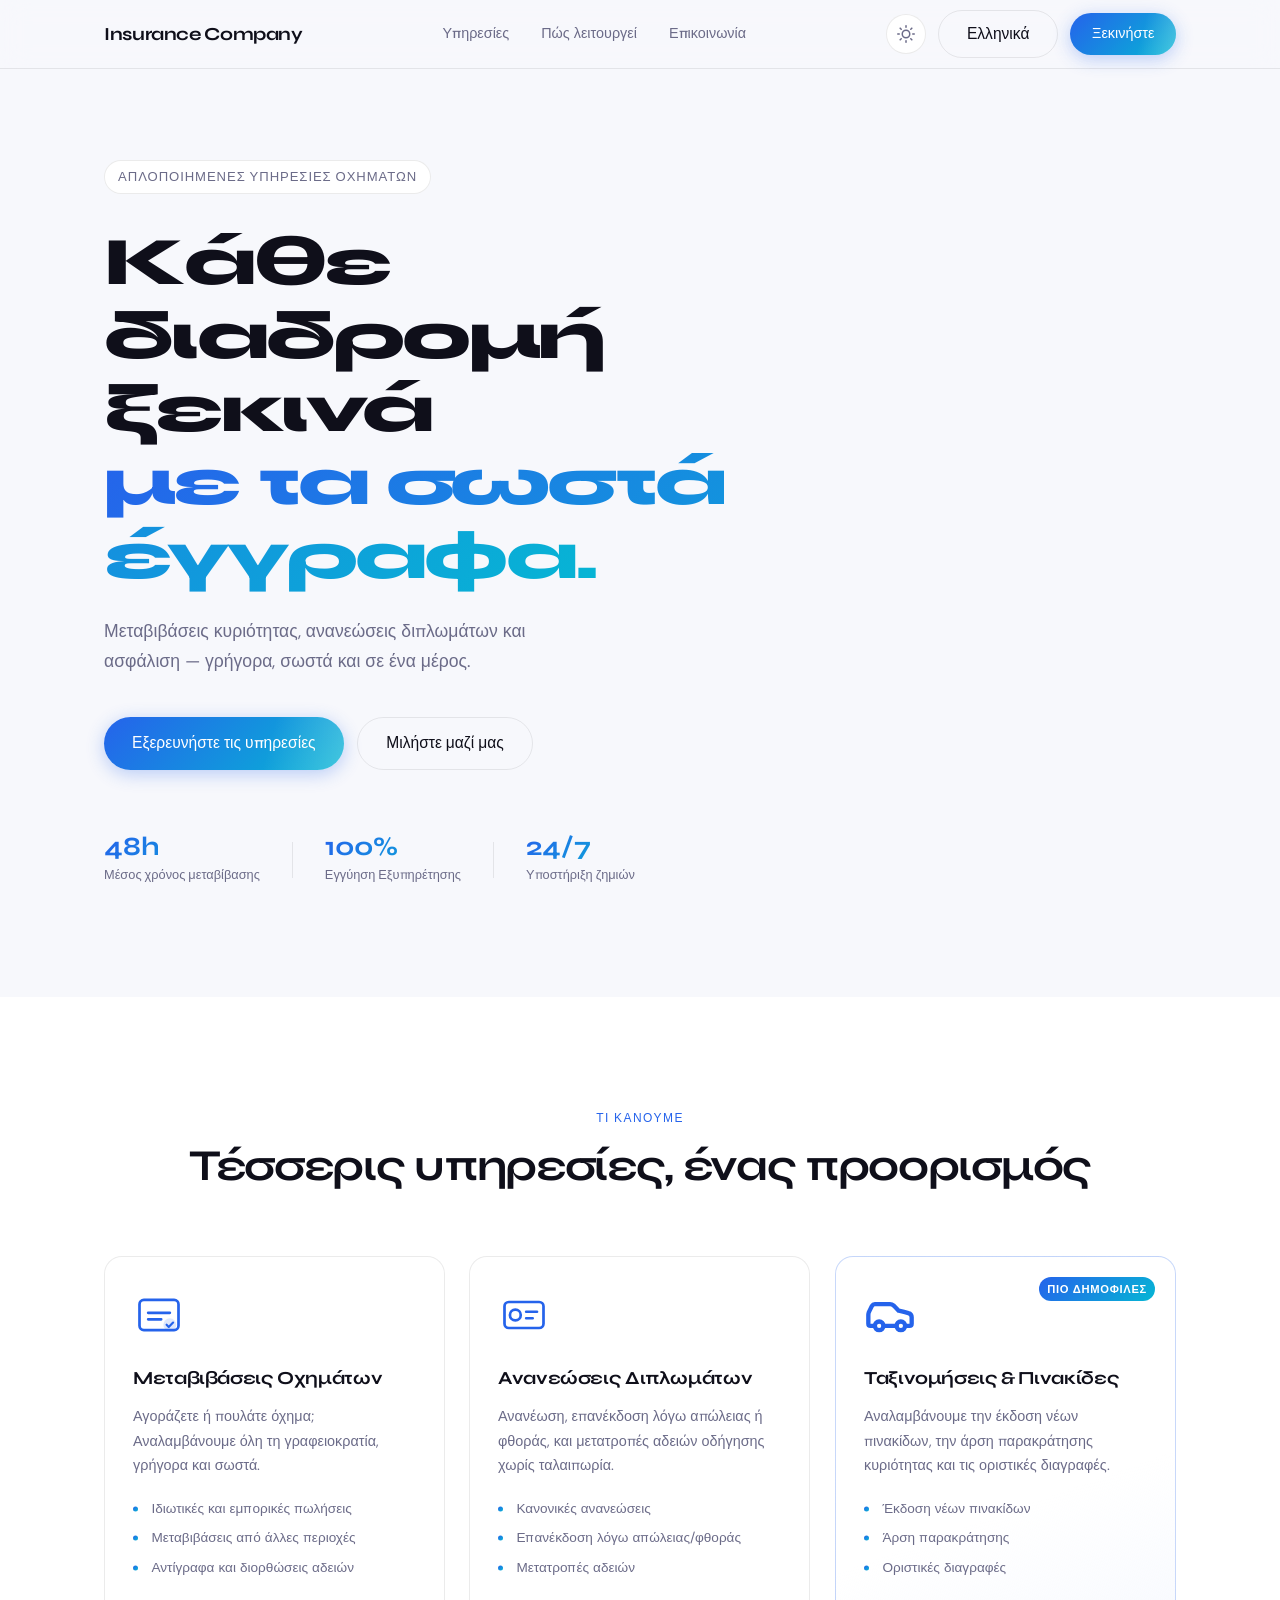
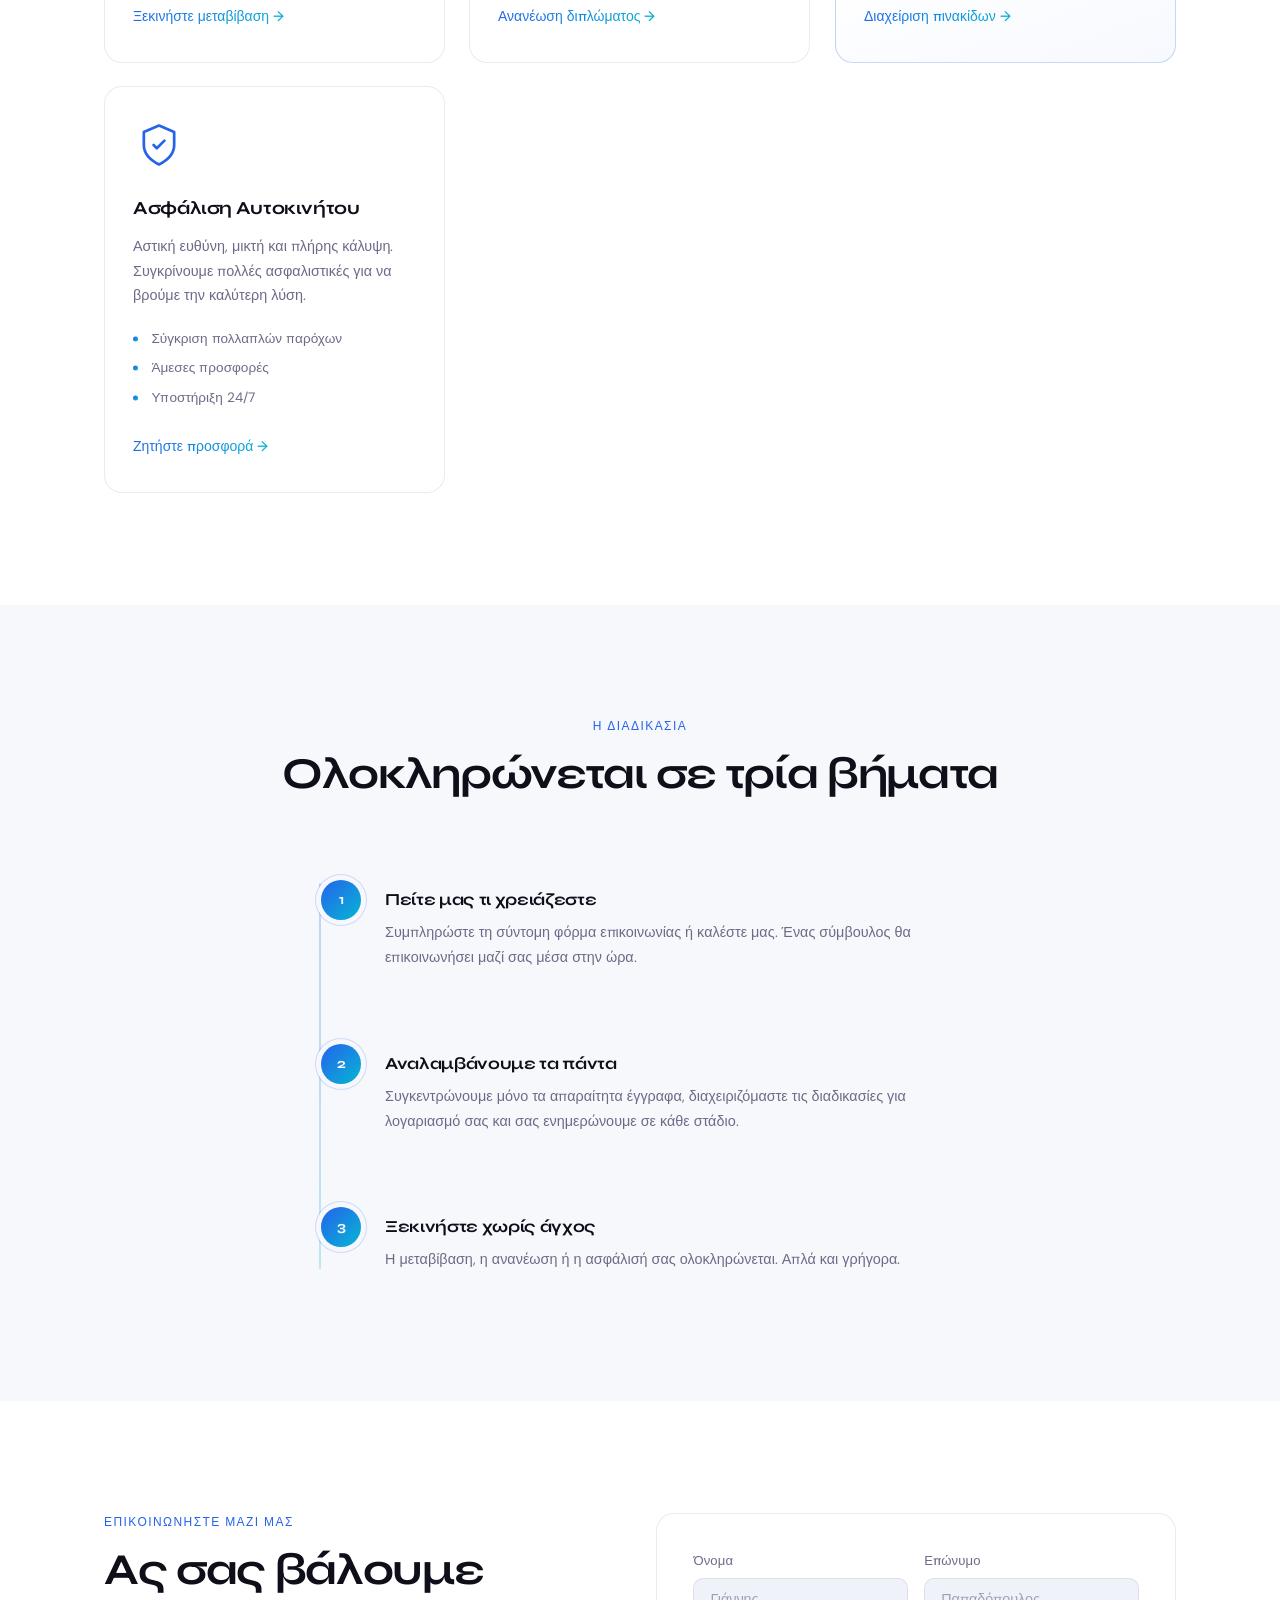
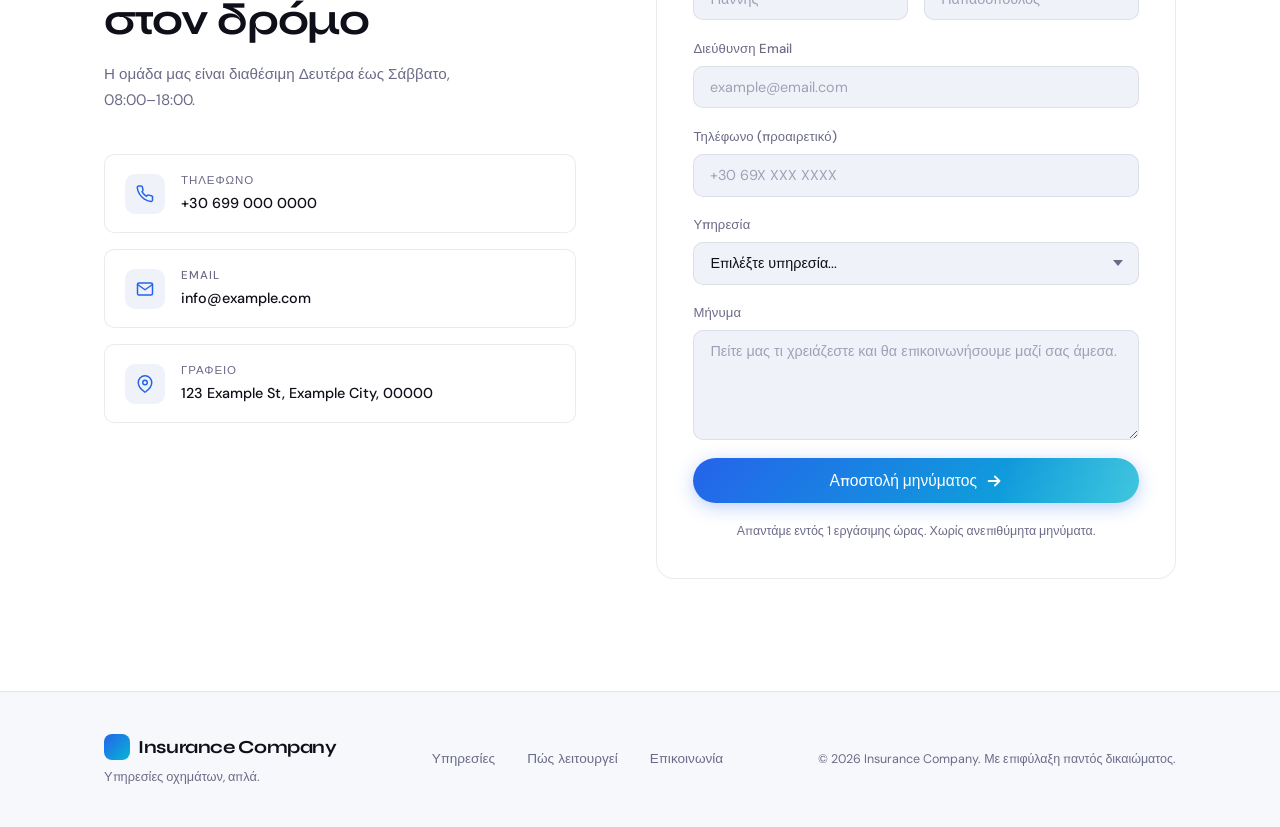
<file: index.html>
<!DOCTYPE html>
<html lang="el" data-theme="light">
<head>
  <meta charset="UTF-8" />
  <meta name="viewport" content="width=device-width, initial-scale=1.0" />
  <title>Insurance Company — Vehicle Services, Made Simple</title>
  <meta name="description" content="Insurance Company offers fast vehicle title transfers, license renewals, and example insurance quotes — all under one roof." />

  <link rel="preconnect" href="https://fonts.googleapis.com" />
  <link rel="preconnect" href="https://fonts.gstatic.com" crossorigin />
  <link href="https://fonts.googleapis.com/css2?family=Syne:wght@600;700;800&family=DM+Sans:wght@400;500&display=swap" rel="stylesheet" />

  <link rel="stylesheet" href="style.css" />
</head>
<body>

  <svg width="0" height="0" style="position:absolute" aria-hidden="true">
    <linearGradient id="car-gradient" x1="0%" y1="0%" x2="100%" y2="100%">
      <stop offset="0%" stop-color="#2563eb" />
      <stop offset="100%" stop-color="#06b6d4" />
    </linearGradient>
  </svg>

  <header class="navbar" id="navbar">
    <div class="nav-inner">
      <a href="#" class="nav-logo" aria-label="Insurance Company home">
        Insurance Company
      </a>

      <nav class="nav-links" aria-label="Main navigation">
        <a href="#services" data-i18n="navServices">Υπηρεσίες</a>
        <a href="#how-it-works" data-i18n="navHowItWorks">Πώς λειτουργεί</a>
        <a href="#contact" data-i18n="navContact">Επικοινωνία</a>
      </nav>

      <div class="nav-actions">
        <button class="theme-toggle" id="themeToggle" aria-label="Toggle light / dark mode">
          <svg class="icon icon-moon" viewBox="0 0 24 24" fill="none" stroke="currentColor" stroke-width="2" stroke-linecap="round" stroke-linejoin="round" aria-hidden="true">
            <path d="M21 12.79A9 9 0 1 1 11.21 3a7 7 0 0 0 9.79 9.79z"/>
          </svg>
          <svg class="icon icon-sun" viewBox="0 0 24 24" fill="none" stroke="currentColor" stroke-width="2" stroke-linecap="round" stroke-linejoin="round" aria-hidden="true">
            <circle cx="12" cy="12" r="5"/>
            <line x1="12" y1="1" x2="12" y2="3"/>
            <line x1="12" y1="21" x2="12" y2="23"/>
            <line x1="4.22" y1="4.22" x2="5.64" y2="5.64"/>
            <line x1="18.36" y1="18.36" x2="19.78" y2="19.78"/>
            <line x1="1" y1="12" x2="3" y2="12"/>
            <line x1="21" y1="12" x2="23" y2="12"/>
            <line x1="4.22" y1="19.78" x2="5.64" y2="18.36"/>
            <line x1="18.36" y1="5.64" x2="19.78" y2="4.22"/>
          </svg>
        </button>
        <div class="language-picker">
          <button class="btn btn-ghost btn-lg language-toggle" id="languageToggle" aria-haspopup="true" aria-expanded="false" aria-controls="languageMenu">Ελληνικά</button>
          <div class="language-menu" id="languageMenu" role="menu" hidden>
            <button type="button" role="menuitemradio" data-locale="el" aria-checked="true">Ελληνικά</button>
            <button type="button" role="menuitemradio" data-locale="en" aria-checked="false">English</button>
          </div>
        </div>
        <a href="#contact" class="btn btn-primary" data-i18n="navGetStarted">Ξεκινήστε</a>
      </div>

      <button class="nav-burger" id="navBurger" aria-label="Open menu" aria-expanded="false">
        <span></span><span></span><span></span>
      </button>
    </div>

    <div class="nav-drawer" id="navDrawer" aria-hidden="true">
      <a href="#services" class="drawer-link" data-i18n="navServices">Υπηρεσίες</a>
      <a href="#how-it-works" class="drawer-link" data-i18n="navHowItWorks">Πώς λειτουργεί</a>
      <a href="#contact" class="drawer-link" data-i18n="navContact">Επικοινωνία</a>
      <a href="#contact" class="btn btn-primary drawer-cta" data-i18n="navGetStarted">Ξεκινήστε</a>
    </div>
  </header>

  <section class="hero" id="hero">
    <div class="hero-bg" aria-hidden="true"></div>
    <div class="container hero-inner">
      <div class="hero-eyebrow reveal" data-i18n="heroEyebrow">
        Απλοποιημένες υπηρεσίες οχημάτων
      </div>
      <h1 class="hero-headline reveal reveal-delay-1">
        <span data-i18n="heroHeadlinePart1">Κάθε διαδρομή ξεκινά</span><br />
        <span class="gradient-text" data-i18n="heroHeadlinePart2">με τα σωστά έγγραφα.</span>
      </h1>
      <p class="hero-sub reveal reveal-delay-2" data-i18n="heroParagraph">
        Μεταβιβάσεις οχημάτων, ανανεώσεις διπλωμάτων και ασφάλιση — γρήγορα, σωστά, κάτω από μία στέγη.
      </p>
      <div class="hero-actions reveal reveal-delay-3">
        <a href="#services" class="btn btn-primary btn-lg" data-i18n="btnExplore">Εξερευνήστε τις υπηρεσίες</a>
        <a href="#contact" class="btn btn-ghost btn-lg" data-i18n="btnTalk">Μιλήστε μαζί μας</a>
      </div>
      <div class="hero-stats reveal reveal-delay-4" aria-label="Company highlights">
        <div class="stat">
          <span class="stat-num">48h</span>
          <span class="stat-label" data-i18n="heroStat1Label">Μέσος χρόνος μεταβίβασης</span>
        </div>
        <div class="stat-divider" aria-hidden="true"></div>
        <div class="stat">
          <span class="stat-num">100%</span>
          <span class="stat-label" data-i18n="heroStat2Label">Εγγύηση Εξυπηρέτησης</span>
        </div>
        <div class="stat-divider" aria-hidden="true"></div>
        <div class="stat">
          <span class="stat-num">24/7</span>
          <span class="stat-label" data-i18n="heroStat3Label">Υποστήριξη ζημιών</span>
        </div>
      </div>
    </div>
  </section>

  <section class="services" id="services">
    <div class="container">
      <div class="section-header reveal">
        <p class="section-eyebrow" data-i18n="servicesEyebrow">Τι κάνουμε</p>
        <h2 class="section-title" data-i18n="servicesTitle">Τέσσερις υπηρεσίες,<br />ένας προορισμός.</h2>
      </div>

      <div class="services-grid">

        <article class="service-card reveal" data-index="0">
          <div class="card-icon" aria-hidden="true">
            <svg viewBox="0 0 48 48" fill="none" xmlns="http://www.w3.org/2000/svg">
              <rect x="6" y="10" width="36" height="28" rx="4" stroke="currentColor" stroke-width="2.5"/>
              <path d="M14 22h20M14 28h12" stroke="currentColor" stroke-width="2.5" stroke-linecap="round"/>
              <circle cx="34" cy="33" r="6" fill="var(--accent-start)" opacity=".15"/>
              <path d="M31 33l2 2 4-4" stroke="currentColor" stroke-width="2" stroke-linecap="round" stroke-linejoin="round"/>
            </svg>
          </div>
          <h3 class="card-title" data-i18n="serviceTransferTitle">Μεταβιβάσεις Οχημάτων</h3>
          <p class="card-body" data-i18n="serviceTransferBody">Αγοράζετε ή πουλάτε όχημα; Αναλαμβάνουμε όλη τη γραφειοκρατία, γρήγορα και σωστά.</p>
          <ul class="card-list">
            <li data-i18n="serviceTransferItem1">Ιδιωτικές και εμπορικές πωλήσεις</li>
            <li data-i18n="serviceTransferItem2">Μεταβιβάσεις από άλλες περιοχές</li>
            <li data-i18n="serviceTransferItem3">Αντίγραφα και διορθώσεις αδειών</li>
          </ul>
          <a href="#contact" class="card-cta" data-i18n="serviceTransferCTA">Ξεκινήστε μεταβίβαση →</a>
        </article>

        <article class="service-card reveal" data-index="1">
          <div class="card-icon" aria-hidden="true">
            <svg viewBox="0 0 48 48" fill="none" xmlns="http://www.w3.org/2000/svg">
              <rect x="6" y="12" width="36" height="24" rx="4" stroke="currentColor" stroke-width="2.5"/>
              <circle cx="16" cy="24" r="5" stroke="currentColor" stroke-width="2.5"/>
              <path d="M26 21h10M26 27h6" stroke="currentColor" stroke-width="2.5" stroke-linecap="round"/>
            </svg>
          </div>
          <h3 class="card-title" data-i18n="serviceLicenseTitle">Ανανεώσεις Διπλωμάτων</h3>
          <p class="card-body" data-i18n="serviceLicenseBody">Ανανέωση, επανέκδοση λόγω απώλειας ή φθοράς, και μετατροπές αδειών οδήγησης χωρίς ταλαιπωρία.</p>
          <ul class="card-list">
            <li data-i18n="serviceLicenseItem1">Κανονικές ανανεώσεις</li>
            <li data-i18n="serviceLicenseItem2">Επανέκδοση λόγω απώλειας/φθοράς</li>
            <li data-i18n="serviceLicenseItem3">Μετατροπές αδειών</li>
          </ul>
          <a href="#contact" class="card-cta" data-i18n="serviceLicenseCTA">Ανανέωση διπλώματος →</a>
        </article>

        <article class="service-card service-card--featured reveal" data-index="2">
          <div class="card-badge" data-i18n="platesBadge">Δημοφιλές</div>
          <div class="card-icon" aria-hidden="true">
            <svg xmlns="http://www.w3.org/2000/svg" viewBox="0 0 24 24" fill="none" stroke="currentColor" stroke-width="2" stroke-linecap="round" stroke-linejoin="round" class="service-icon-car">
              <path d="M19 17h2c.6 0 1-.4 1-1v-3c0-.9-.7-1.7-1.5-1.9C18.7 10.6 16 10 16 10s-1.3-1.4-2.2-2.3c-.5-.4-1.1-.7-1.8-.7H5c-.6 0-1.1.4-1.4.9l-1.4 2.9A3.7 3.7 0 0 0 2 12v4c0 .6.4 1 1 1h2"></path>
              <circle cx="7" cy="17" r="2"></circle>
              <path d="M9 17h6"></path>
              <circle cx="17" cy="17" r="2"></circle>
            </svg>
          </div>
          <h3 class="card-title" data-i18n="servicePlatesTitle">Ταξινομήσεις & Πινακίδες</h3>
          <p class="card-body" data-i18n="servicePlatesBody">Αναλαμβάνουμε την έκδοση νέων πινακίδων, την άρση παρακράτησης κυριότητας και τις οριστικές διαγραφές.</p>
          <ul class="card-list">
            <li data-i18n="servicePlatesItem1">Έκδοση νέων πινακίδων</li>
            <li data-i18n="servicePlatesItem2">Άρση παρακράτησης</li>
            <li data-i18n="servicePlatesItem3">Οριστικές διαγραφές</li>
          </ul>
          <a href="#contact" class="card-cta" data-i18n="servicePlatesCTA">Διαχείριση πινακίδων →</a>
        </article>

        <article class="service-card reveal" data-index="3">
          <div class="card-icon" aria-hidden="true">
            <svg viewBox="0 0 48 48" fill="none" xmlns="http://www.w3.org/2000/svg">
              <path d="M24 6l14 6v12c0 8-6 14-14 18C16 38 10 32 10 24V12l14-6z" stroke="currentColor" stroke-width="2.5" stroke-linejoin="round"/>
              <path d="M19 24l3 3 7-7" stroke="currentColor" stroke-width="2.5" stroke-linecap="round" stroke-linejoin="round"/>
            </svg>
          </div>
          <h3 class="card-title" data-i18n="serviceInsuranceTitle">Ασφάλιση Αυτοκινήτου</h3>
          <p class="card-body" data-i18n="serviceInsuranceBody">Συγκρίνουμε πολλές ασφαλιστικές για να βρούμε την καλύτερη λύση στην καλύτερη τιμή.</p>
          <ul class="card-list">
            <li data-i18n="serviceInsuranceItem1">Σύγκριση πολλαπλών παρόχων</li>
            <li data-i18n="serviceInsuranceItem2">Άμεσες προσφορές</li>
            <li data-i18n="serviceInsuranceItem3">Υποστήριξη 24/7</li>
          </ul>
          <a href="#contact" class="card-cta" data-i18n="serviceInsuranceCTA">Ζητήστε προσφορά →</a>
        </article>

      </div>
    </div>
  </section>

  <section class="how-it-works" id="how-it-works">
    <div class="container">
      <div class="section-header reveal">
        <p class="section-eyebrow" data-i18n="processEyebrow">Η διαδικασία</p>
        <h2 class="section-title" data-i18n="processTitle">Ολοκληρώνεται σε τρία βήματα.</h2>
      </div>

      <div class="steps-track">
        <div class="steps-line" aria-hidden="true"></div>

        <div class="step reveal" data-index="0">
          <div class="step-marker" aria-hidden="true"><span>1</span></div>
          <div class="step-content">
            <h3 data-i18n="step1Title">Πείτε μας τι χρειάζεστε</h3>
            <p data-i18n="step1Body">Συμπληρώστε τη φόρμα επικοινωνίας ή καλέστε μας. Θα απαντήσουμε εντός της ώρας.</p>
          </div>
        </div>

        <div class="step reveal" data-index="1">
          <div class="step-marker" aria-hidden="true"><span>2</span></div>
          <div class="step-content">
            <h3 data-i18n="step2Title">Αναλαμβάνουμε τα πάντα</h3>
            <p data-i18n="step2Body">Συγκεντρώνουμε τα έγγραφα και διαχειριζόμαστε τις διαδικασίες για λογαριασμό σας.</p>
          </div>
        </div>

        <div class="step reveal" data-index="2">
          <div class="step-marker" aria-hidden="true"><span>3</span></div>
          <div class="step-content">
            <h3 data-i18n="step3Title">Ξεκινήστε χωρίς άγχος</h3>
            <p data-i18n="step3Body">Η μεταβίβαση, η ανανέωση ή η ασφάλισή σας ολοκληρώνεται. Απλά και γρήγορα.</p>
          </div>
        </div>
      </div>
    </div>
  </section>

  <section class="contact" id="contact">
    <div class="container">
      <div class="contact-grid">

        <div class="contact-info reveal">
          <p class="section-eyebrow" data-i18n="contactEyebrow">Επικοινωνία</p>
          <h2 class="section-title" data-i18n="contactTitle">Ας σας βάλουμε<br />στον δρόμο.</h2>
          <p class="contact-sub" data-i18n="contactSub">Η ομάδα μας είναι διαθέσιμη Δευτέρα–Σάββατο, 08:00–18:00. Προτιμάτε τηλέφωνο; Απαντάμε αμέσως.</p>

          <div class="contact-channels">
            <a href="tel:+306990000000" class="contact-channel">
              <div class="channel-icon" aria-hidden="true">
                <svg viewBox="0 0 24 24" fill="none" stroke="currentColor" stroke-width="2" stroke-linecap="round" stroke-linejoin="round">
                  <path d="M22 16.92v3a2 2 0 0 1-2.18 2 19.79 19.79 0 0 1-8.63-3.07A19.5 19.5 0 0 1 4.69 12a19.79 19.79 0 0 1-3.07-8.67A2 2 0 0 1 3.6 1.29h3a2 2 0 0 1 2 1.72c.127.96.361 1.903.7 2.81a2 2 0 0 1-.45 2.11L7.91 8.91a16 16 0 0 0 6.06 6.06l.97-.97a2 2 0 0 1 2.11-.45c.907.339 1.85.573 2.81.7A2 2 0 0 1 22 16.92z"/>
                </svg>
              </div>
              <div>
                <span class="channel-label" data-i18n="phoneLabel">Τηλέφωνο</span>
                <span class="channel-value">+30 699 000 0000</span>
              </div>
            </a>

            <a href="mailto:info@example.com" class="contact-channel">
              <div class="channel-icon" aria-hidden="true">
                <svg viewBox="0 0 24 24" fill="none" stroke="currentColor" stroke-width="2" stroke-linecap="round" stroke-linejoin="round">
                  <path d="M4 4h16c1.1 0 2 .9 2 2v12c0 1.1-.9 2-2 2H4c-1.1 0-2-.9-2-2V6c0-1.1.9-2 2-2z"/>
                  <polyline points="22,6 12,13 2,6"/>
                </svg>
              </div>
              <div>
                <span class="channel-label" data-i18n="emailLabel">Email</span>
                <span class="channel-value">info@example.com</span>
              </div>
            </a>

            <a href="#" target="_blank" rel="noopener" class="contact-channel">
              <div class="channel-icon" aria-hidden="true">
                <svg viewBox="0 0 24 24" fill="none" stroke="currentColor" stroke-width="2" stroke-linecap="round" stroke-linejoin="round">
                  <path d="M21 10c0 7-9 13-9 13s-9-6-9-13a9 9 0 0 1 18 0z"/>
                  <circle cx="12" cy="10" r="3"/>
                </svg>
              </div>
              <div>
                <span class="channel-label" data-i18n="officeLabel">Γραφείο</span>
                <span class="channel-value">123 Example St, Example City, 00000</span>
              </div>
            </a>
          </div>
        </div>

        <div class="contact-form-wrap reveal reveal-delay-1">
          <form class="contact-form" id="contactForm" novalidate>
            <div class="form-row">
              <div class="form-group">
                <label for="firstName" data-i18n="firstNameLabel">Όνομα</label>
                <input type="text" id="firstName" name="firstName" placeholder="Γιάννης" data-i18n-placeholder="firstNamePlaceholder" autocomplete="given-name" required />
              </div>
              <div class="form-group">
                <label for="lastName" data-i18n="lastNameLabel">Επώνυμο</label>
                <input type="text" id="lastName" name="lastName" placeholder="Παπαδόπουλος" data-i18n-placeholder="lastNamePlaceholder" autocomplete="family-name" required />
              </div>
            </div>

            <div class="form-group">
              <label for="email" data-i18n="emailAddressLabel">Email</label>
              <input type="email" id="email" name="email" placeholder="example@email.com" data-i18n-placeholder="emailPlaceholder" autocomplete="email" required />
            </div>

            <div class="form-group">
              <label for="phone" data-i18n="phoneFormLabel">Τηλέφωνο (προαιρετικό)</label>
              <input type="tel" id="phone" name="phone" placeholder="+30 69X XXX XXXX" data-i18n-placeholder="phonePlaceholder" autocomplete="tel" />
            </div>

            <div class="form-group">
              <label for="service" data-i18n="serviceLabel">Υπηρεσία</label>
              <div class="select-wrap">
                <select id="service" name="service" required>
                  <option value="" disabled selected data-i18n="servicePlaceholder">Επιλέξτε υπηρεσία…</option>
                  <option value="transfer" data-i18n="optTransfer">Μεταβίβαση Οχήματος</option>
                  <option value="license" data-i18n="optLicense">Ανανέωση Διπλώματος</option>
                  <option value="plates" data-i18n="optPlates">Ταξινομήσεις / Πινακίδες</option>
                  <option value="insurance" data-i18n="optInsurance">Ασφάλιση Αυτοκινήτου</option>
                  <option value="other" data-i18n="optOther">Άλλο / Δεν είμαι σίγουρος</option>
                </select>
              </div>
            </div>

            <div class="form-group">
              <label for="message" data-i18n="messageLabel">Μήνυμα</label>
              <textarea id="message" name="message" rows="4" placeholder="Πείτε μας τι χρειάζεστε..." data-i18n-placeholder="messagePlaceholder" required></textarea>
            </div>

            <button type="submit" class="btn btn-primary btn-lg btn-full">
              <span class="btn-text" data-i18n="sendButton">Αποστολή μηνύματος</span>
              <svg class="btn-arrow" viewBox="0 0 20 20" fill="none" stroke="currentColor" stroke-width="2" stroke-linecap="round" stroke-linejoin="round" aria-hidden="true">
                <line x1="4" y1="10" x2="16" y2="10"/>
                <polyline points="11,5 16,10 11,15"/>
              </svg>
            </button>

            <p class="form-note" data-i18n="formNote">Απαντάμε εντός 1 εργάσιμης ώρας. Χωρίς ανεπιθύμητα μηνύματα.</p>
            <div class="form-success" id="formSuccess" aria-live="polite" hidden data-i18n="formSuccess">
              ✓ Το μήνυμά σας στάλθηκε επιτυχώς!
            </div>
            <div class="form-error" id="formError" aria-live="polite" hidden data-i18n="formError" style="color: #ef4444; margin-top: 1rem; font-weight: 500; text-align: center;">
              ✕ Κάτι πήγε στραβά. Παρακαλώ δοκιμάστε ξανά.
            </div>
          </form>
        </div>

      </div>
    </div>
  </section>

  <footer class="footer">
    <div class="container footer-inner">
      <div class="footer-brand">
        <span class="nav-logo">
          <span class="logo-mark" aria-hidden="true"></span>
            Insurance Company
        </span>
        <p data-i18n="footerTagline">Υπηρεσίες οχημάτων, απλά.</p>
      </div>

      <nav class="footer-links" aria-label="Footer navigation">
        <a href="#services" data-i18n="footerServices">Υπηρεσίες</a>
        <a href="#how-it-works" data-i18n="footerHowItWorks">Πώς λειτουργεί</a>
        <a href="#contact" data-i18n="footerContact">Επικοινωνία</a>
      </nav>

      <p class="footer-copy" data-i18n="footerCopyright">© 2026 Insurance Company. Με επιφύλαξη παντός δικαιώματος.</p>
    </div>
  </footer>

  <script src="main.js" defer></script>
</body>
</html>
</file>
<file: style.css>
/* ═══════════════════════════════════════════════════
  style.css — Insurance Company (Optimized)
  ═══════════════════════════════════════════════════ */

/* ─── TOKENS ──────────────────────────────────────── */
:root {
  --accent-start: #2563eb;
  --accent-end:   #06b6d4;
  --gradient:     linear-gradient(135deg, var(--accent-start), var(--accent-end));
  --radius:       18px;
  --radius-sm:    10px;
  --radius-pill:  999px;
  --max-w:        1120px;
  --trans:        0.25s ease;
  --font-display: 'Syne',    sans-serif;
  --font-body:    'DM Sans', sans-serif;
}

/* ─── DARK THEME ──────────────────────────────────── */
[data-theme="dark"] {
  --bg:          #0a0a0f;
  --bg-2:        #111118;
  --surface:     #16161f;
  --surface-2:   #1e1e2a;
  --border:      rgba(255,255,255,.08);
  --text:        #f0f0f8;
  --text-muted:  #8888aa;
  --shadow:      rgba(0,0,0,.55);
  --nav-bg:      rgba(10,10,15,.85);
}

/* ─── LIGHT THEME ─────────────────────────────────── */
[data-theme="light"] {
  --bg:          #f7f8fc;
  --bg-2:        #ffffff;
  --surface:     #ffffff;
  --surface-2:   #f0f2f9;
  --border:      rgba(0,0,0,.08);
  --text:        #0f0f1a;
  --text-muted:  #6b6b88;
  --shadow:      rgba(0,0,0,.10);
  --nav-bg:      rgba(247,248,252,.88);
}

/* ─── REDUCED MOTION ──────────────────────────────── */
@media (prefers-reduced-motion: reduce) {
  *, *::before, *::after {
    animation-duration:   0.01ms !important;
    transition-duration:  0.01ms !important;
  }
  html { scroll-behavior: auto; }
}

/* ─── RESET ───────────────────────────────────────── */
*, *::before, *::after { box-sizing: border-box; margin: 0; padding: 0; }
html { scroll-behavior: smooth; }

body {
  font-family: var(--font-body);
  background: var(--bg);
  color: var(--text);
  line-height: 1.65;
  -webkit-font-smoothing: antialiased;
  transition: background var(--trans), color var(--trans);
  overflow-x: hidden;
}

img, svg { display: block; max-width: 100%; }
a { color: inherit; text-decoration: none; }
ul { list-style: none; }
button { font-family: inherit; cursor: pointer; border: none; background: none; }

/* ─── CONTAINER ───────────────────────────────────── */
.container {
  width: 100%;
  max-width: var(--max-w);
  margin: 0 auto;
  padding: 0 1.5rem;
}

/* ─── BUTTONS ─────────────────────────────────────── */
.btn {
  display: inline-flex;
  align-items: center;
  gap: 0.5rem;
  font-family: var(--font-body);
  font-size: 0.9rem;
  font-weight: 500;
  padding: 0.6rem 1.35rem;
  border-radius: var(--radius-pill);
  transition: transform var(--trans), box-shadow var(--trans), opacity var(--trans);
  white-space: nowrap;
}
.btn:hover  { transform: translate3d(0, -2px, 0); }
.btn:active { transform: translate3d(0, 0, 0); }

.btn-primary {
  background: var(--gradient);
  color: #fff;
  box-shadow: 0 4px 18px rgba(37,99,235,.30);
  position: relative;
  overflow: hidden;
}
.btn-primary::after {
  content: '';
  position: absolute;
  inset: 0;
  background: linear-gradient(105deg, transparent 35%, rgba(255,255,255,.22) 50%, transparent 65%);
  background-size: 200% 100%;
  background-position: 200% 0;
  transition: background-position 0.55s ease;
}
.btn-primary:hover::after { background-position: -200% 0; }
.btn-primary:hover { box-shadow: 0 8px 28px rgba(37,99,235,.42); }

.btn-ghost {
  background: transparent;
  color: var(--text);
  border: 1px solid var(--border);
}
.btn-ghost:hover { background: var(--surface-2); }

.btn-lg   { font-size: 0.975rem; padding: 0.8rem 1.75rem; }
.btn-full { width: 100%; justify-content: center; }

.btn-arrow {
  width: 18px; height: 18px;
  transition: transform var(--trans);
}
.btn:hover .btn-arrow { transform: translate3d(3px, 0, 0); }

/* ─── NAVBAR ──────────────────────────────────────── */
.navbar {
  position: fixed;
  top: 0; left: 0; right: 0;
  z-index: 200;
  background: var(--nav-bg);
  border-bottom: 1px solid var(--border);
  backdrop-filter: blur(14px);
  -webkit-backdrop-filter: blur(14px);
  transition: background var(--trans), border-color var(--trans), box-shadow var(--trans);
}
.navbar.scrolled { box-shadow: 0 4px 24px var(--shadow); }

.nav-inner {
  max-width: var(--max-w);
  margin: 0 auto;
  padding: 0 1.5rem;
  height: 68px;
  display: flex;
  align-items: center;
  justify-content: space-between;
  gap: 2rem;
}

.nav-logo {
  display: flex;
  align-items: center;
  gap: 0.5rem;
  font-family: var(--font-display);
  font-size: 1.15rem;
  font-weight: 700;
  color: var(--text);
  letter-spacing: -0.02em;
  flex-shrink: 0;
}
.logo-mark {
  width: 26px; height: 26px;
  border-radius: 8px;
  background: var(--gradient);
  flex-shrink: 0;
}

.nav-links { display: flex; gap: 2rem; align-items: center; }
.nav-links a {
  font-size: 0.9rem;
  font-weight: 500;
  color: var(--text-muted);
  transition: color var(--trans);
  position: relative;
}
.nav-links a::after {
  content: '';
  position: absolute;
  bottom: -3px; left: 0;
  width: 0; height: 2px;
  background: var(--gradient);
  border-radius: 2px;
  transition: width var(--trans);
}
.nav-links a:hover { color: var(--text); }
.nav-links a:hover::after { width: 100%; }

.nav-actions { display: flex; align-items: center; gap: 0.75rem; }

.language-picker { position: relative; }
.language-toggle { white-space: nowrap; }
.language-menu {
  position: absolute; right: 0; margin-top: 0.5rem;
  background: var(--surface);
  border: 1px solid var(--border);
  border-radius: 14px;
  box-shadow: 0 18px 40px rgba(0,0,0,.08);
  padding: 0.35rem; display: grid; gap: 0.25rem; min-width: 160px; z-index: 250;
}
.language-menu[hidden] { display: none !important; }
.language-menu button {
  width: 100%; text-align: left; padding: 0.8rem 1rem;
  border-radius: 12px; color: var(--text);
  background: transparent; border: none; cursor: pointer;
}
.language-menu button[aria-checked="true"] { background: rgba(37,99,235,.08); }
.language-menu button:hover { background: rgba(37,99,235,.1); }

.theme-toggle {
  width: 40px; height: 40px; border-radius: 50%;
  border: 1px solid var(--border); background: var(--surface);
  display: flex; align-items: center; justify-content: center;
  color: var(--text-muted); transition: background var(--trans), color var(--trans);
  flex-shrink: 0;
}
.theme-toggle:hover { color: var(--text); background: var(--surface-2); }
.icon { width: 18px; height: 18px; }
[data-theme="dark"]  .icon-sun  { display: none; }
[data-theme="light"] .icon-moon { display: none; }

.nav-burger {
  display: none; flex-direction: column; gap: 5px; padding: 6px;
}
.nav-burger span {
  display: block; width: 22px; height: 2px; background: var(--text);
  border-radius: 2px; transition: transform var(--trans), opacity var(--trans);
}
.nav-burger.open span:nth-child(1) { transform: translateY(7px) rotate(45deg); }
.nav-burger.open span:nth-child(2) { opacity: 0; }
.nav-burger.open span:nth-child(3) { transform: translateY(-7px) rotate(-45deg); }

.nav-drawer {
  display: none; flex-direction: column; gap: 0.25rem;
  padding: 1rem 1.5rem 1.5rem; border-top: 1px solid var(--border); background: var(--nav-bg);
}
.nav-drawer.open { display: flex; }
.drawer-link {
  font-size: 1rem; font-weight: 500; color: var(--text-muted);
  padding: 0.65rem 0; border-bottom: 1px solid var(--border); transition: color var(--trans);
}
.drawer-link:hover { color: var(--text); }
.drawer-cta { margin-top: 0.75rem; text-align: center; }

/* ─── SECTION SHARED ──────────────────────────────── */
.section-header { text-align: center; margin-bottom: 4rem; }
.section-eyebrow {
  font-size: 0.75rem; font-weight: 500; letter-spacing: 0.12em;
  text-transform: uppercase; color: var(--accent-start); margin-bottom: 0.75rem;
}
.section-title {
  font-family: var(--font-display); font-size: clamp(1.75rem, 4vw, 2.75rem);
  font-weight: 700; letter-spacing: -0.03em; line-height: 1.15;
}

/* ─── SCROLL REVEAL ───────────────────────────────── */
.reveal {
  opacity: 0; transform: translate3d(0, 28px, 0);
  transition: opacity 0.65s ease, transform 0.65s ease;
}
.reveal.reveal-delay-1 { transition-delay: 0.1s; }
.reveal.reveal-delay-2 { transition-delay: 0.2s; }
.reveal.reveal-delay-3 { transition-delay: 0.32s; }
.reveal.reveal-delay-4 { transition-delay: 0.44s; }
.reveal.visible { opacity: 1; transform: translate3d(0, 0, 0); }

/* ─── HERO ────────────────────────────────────────── */
.hero { position: relative; padding: 10rem 0 7rem; overflow: hidden; }
.hero-bg { position: absolute; inset: 0; pointer-events: none; }
.hero-inner { position: relative; z-index: 1; }
.hero-eyebrow {
  display: inline-flex; align-items: center; gap: 0.55rem;
  font-size: 0.82rem; font-weight: 500; letter-spacing: 0.07em;
  text-transform: uppercase; color: var(--text-muted);
  background: var(--surface); border: 1px solid var(--border);
  border-radius: var(--radius-pill); padding: 0.4em 1em; margin-bottom: 2rem;
}
.hero-headline {
  font-family: var(--font-display); font-size: clamp(2.4rem, 6vw, 4.25rem);
  font-weight: 800; letter-spacing: -0.04em; line-height: 1.08;
  margin-bottom: 1.5rem; max-width: 680px;
}
.gradient-text {
  background: var(--gradient);
  -webkit-background-clip: text; -webkit-text-fill-color: transparent; background-clip: text;
}
.hero-sub {
  font-size: 1.1rem; color: var(--text-muted); max-width: 480px;
  margin-bottom: 2.5rem; line-height: 1.7;
}
.hero-actions { display: flex; gap: 0.85rem; flex-wrap: wrap; margin-bottom: 4rem; }
.hero-stats { display: flex; align-items: center; gap: 2rem; flex-wrap: wrap; }
.stat { display: flex; flex-direction: column; gap: 0.2rem; }
.stat-num {
  font-family: var(--font-display); font-size: 1.65rem; font-weight: 700;
  background: var(--gradient); -webkit-background-clip: text;
  -webkit-text-fill-color: transparent; background-clip: text; line-height: 1;
}
.stat-label { font-size: 0.8rem; color: var(--text-muted); }
.stat-divider { width: 1px; height: 36px; background: var(--border); }

/* ─── SERVICES ────────────────────────────────────── */
.services { padding: 7rem 0; background: var(--bg-2); }
.services-grid { display: grid; grid-template-columns: repeat(3, 1fr); gap: 1.5rem; align-items: start; }

/* OPTIMIZED HOVER PATTERN FOR LOW END DEVICES */
.service-card {
  position: relative;
  background: var(--surface);
  border: 1px solid var(--border);
  border-radius: var(--radius);
  padding: 2rem 1.75rem;
  /* Hardware acceleration */
  will-change: transform;
  transform: translate3d(0, 0, 0);
  transition: transform 0.4s cubic-bezier(0.22, 1, 0.36, 1), border-color 0.4s ease;
  transition-delay: calc(var(--index, 0) * 0.08s);
}

/* We animate opacity of ::after instead of box-shadow directly */
.service-card::after {
  content: ''; position: absolute; inset: 0; z-index: -1;
  border-radius: inherit;
  box-shadow: 0 12px 32px var(--shadow), 0 0 28px rgba(37,99,235,.10);
  opacity: 0;
  transition: opacity 0.4s cubic-bezier(0.22, 1, 0.36, 1);
  pointer-events: none;
}

.service-card:hover {
  transform: translate3d(0, -8px, 0);
  border-color: rgba(37,99,235,.35);
}
.service-card:hover::after { opacity: 1; }

.service-card--featured {
  background: linear-gradient(160deg, var(--surface) 60%, rgba(37,99,235,.07));
  border-color: rgba(37,99,235,.25);
}
[data-theme="light"] .service-card--featured {
  background: linear-gradient(160deg, #ffffff 60%, rgba(37,99,235,.04));
}

.card-badge {
  position: absolute; top: 1.25rem; right: 1.25rem;
  font-size: 0.7rem; font-weight: 600; letter-spacing: 0.06em;
  text-transform: uppercase; background: var(--gradient);
  color: #fff; border-radius: var(--radius-pill); padding: 0.25em 0.75em;
}

.card-icon {
  width: 52px; height: 52px; color: var(--accent-start); margin-bottom: 1.4rem;
  transition: transform var(--trans);
}
.service-card:hover .card-icon { transform: scale(1.1); }
.card-title {
  font-family: var(--font-display); font-size: 1.15rem; font-weight: 700;
  margin-bottom: 0.65rem; letter-spacing: -0.02em;
}
.card-body { font-size: 0.9rem; color: var(--text-muted); margin-bottom: 1.25rem; line-height: 1.7; }
.card-list { display: flex; flex-direction: column; gap: 0.45rem; margin-bottom: 1.5rem; }
.card-list li { font-size: 0.85rem; color: var(--text-muted); padding-left: 1.15rem; position: relative; }
.card-list li::before {
  content: ''; position: absolute; left: 0; top: 50%; transform: translateY(-50%);
  width: 5px; height: 5px; border-radius: 50%; background: var(--gradient);
}
.card-cta {
  font-size: 0.875rem; font-weight: 500; background: var(--gradient);
  -webkit-background-clip: text; -webkit-text-fill-color: transparent;
  background-clip: text; display: inline-block; transition: letter-spacing var(--trans);
}
.service-card:hover .card-cta { letter-spacing: 0.01em; }

/* ─── HOW IT WORKS ────────────────────────────────── */
.how-it-works { padding: 7rem 0; background: var(--bg); }
.steps-track { position: relative; display: flex; flex-direction: column; gap: 2.5rem; max-width: 680px; margin: 0 auto; }
.steps-line {
  position: absolute; left: 19px; top: 20px; bottom: 20px; width: 2px;
  background: linear-gradient(to bottom, var(--accent-start), var(--accent-end));
  opacity: 0.25; border-radius: 2px;
}
.step-marker {
  flex-shrink: 0; width: 40px; height: 40px; border-radius: 50%;
  background: var(--gradient); display: flex; align-items: center; justify-content: center;
  box-shadow: 0 0 0 5px var(--bg), 0 0 0 6px rgba(37,99,235,.2);
  will-change: transform; transform: scale(1) translate3d(0,0,0);
  transition: transform 0.35s cubic-bezier(0.22, 1, 0.36, 1), box-shadow 0.35s ease;
}
.step:hover .step-marker {
  transform: scale(1.15) translate3d(0,0,0);
  box-shadow: 0 0 0 5px var(--bg), 0 0 0 10px rgba(37,99,235,.4);
}
.step {
  display: flex; gap: 1.5rem; align-items: flex-start; padding: 1rem 1.25rem;
  border-radius: var(--radius-sm); border: 1px solid transparent;
  will-change: transform; transform: translate3d(0,0,0);
  transition: background 0.35s ease, border-color 0.35s ease, transform 0.35s cubic-bezier(0.22, 1, 0.36, 1);
}
.step:hover { background: var(--surface); border-color: var(--border); transform: translate3d(6px, 0, 0); }
.step-marker span { font-family: var(--font-display); font-size: 0.875rem; font-weight: 700; color: #fff; }
.step-content { padding-top: 0.4rem; }
.step-content h3 { font-family: var(--font-display); font-size: 1.05rem; font-weight: 700; margin-bottom: 0.4rem; letter-spacing: -0.02em; }
.step-content p { font-size: 0.9rem; color: var(--text-muted); line-height: 1.7; }

/* ─── CONTACT ─────────────────────────────────────── */
.contact { padding: 7rem 0; background: var(--bg-2); }
.contact-grid { display: grid; grid-template-columns: 1fr 1.1fr; gap: 5rem; align-items: start; }
.contact-sub { font-size: 0.95rem; color: var(--text-muted); margin-top: 1rem; margin-bottom: 2.5rem; line-height: 1.7; max-width: 360px; }
.contact-channels { display: flex; flex-direction: column; gap: 1rem; }

.contact-channel {
  display: flex; align-items: center; gap: 1rem; padding: 1rem 1.25rem;
  background: var(--surface); border: 1px solid var(--border); border-radius: var(--radius-sm);
  will-change: transform; transform: translate3d(0,0,0);
  transition: transform 0.35s cubic-bezier(0.22, 1, 0.36, 1), border-color 0.35s ease, box-shadow  0.35s ease;
}
.contact-channel:hover {
  transform: translate3d(6px, 0, 0); border-color: rgba(37,99,235,.35);
  box-shadow: 0 6px 20px var(--shadow), 0 0 0 1px rgba(37,99,235,.15);
}

.channel-icon {
  width: 40px; height: 40px; border-radius: 10px; background: var(--surface-2);
  display: flex; align-items: center; justify-content: center; flex-shrink: 0; color: var(--accent-start);
}
.channel-icon svg { width: 18px; height: 18px; }
.channel-label { display: block; font-size: 0.72rem; font-weight: 500; text-transform: uppercase; letter-spacing: 0.08em; color: var(--text-muted); margin-bottom: 0.15rem; }
.channel-value { display: block; font-size: 0.9rem; font-weight: 500; color: var(--text); }

/* ─── FORM ────────────────────────────────────────── */
.contact-form-wrap {
  position: relative;
  background: var(--surface); border: 1px solid var(--border);
  border-radius: var(--radius); padding: 2.25rem;
  transition: border-color 0.4s ease;
  z-index: 1;
}

/* Pseudo-element shadow optimization */
.contact-form-wrap::after {
  content: ''; position: absolute; inset: 0; z-index: -1;
  border-radius: inherit;
  box-shadow: 0 12px 40px var(--shadow), 0 0 0 1px rgba(37,99,235,.12);
  opacity: 0; transition: opacity 0.4s cubic-bezier(0.22, 1, 0.36, 1);
  pointer-events: none;
}
.contact-form-wrap:hover { border-color: rgba(37,99,235,.2); }
.contact-form-wrap:hover::after { opacity: 1; }

.contact-form { display: flex; flex-direction: column; gap: 1.1rem; }
.form-row { display: grid; grid-template-columns: 1fr 1fr; gap: 1rem; }
.form-group { display: flex; flex-direction: column; gap: 0.4rem; }
.form-group label { font-size: 0.82rem; font-weight: 500; color: var(--text-muted); letter-spacing: 0.01em; }
.form-group input, .form-group textarea, .form-group select {
  width: 100%; background: var(--surface-2); border: 1px solid var(--border);
  border-radius: var(--radius-sm); color: var(--text); font-family: var(--font-body);
  font-size: 0.9rem; padding: 0.7rem 1rem; outline: none;
  transition: border-color var(--trans), box-shadow var(--trans);
  appearance: none; -webkit-appearance: none;
}
.form-group input::placeholder, .form-group textarea::placeholder { color: var(--text-muted); opacity: 0.6; }
.form-group input:focus, .form-group textarea:focus, .form-group select:focus {
  border-color: var(--accent-start); box-shadow: 0 0 0 3px rgba(37,99,235,.15);
}
.form-group textarea { resize: vertical; min-height: 110px; }
.select-wrap { position: relative; }
.select-wrap::after {
  content: ''; position: absolute; right: 1rem; top: 50%; transform: translateY(-50%);
  width: 0; height: 0; border-left: 5px solid transparent; border-right: 5px solid transparent; border-top: 6px solid var(--text-muted); pointer-events: none;
}
.select-wrap select { padding-right: 2.5rem; }
.form-note { font-size: 0.78rem; color: var(--text-muted); text-align: center; }
.form-success {
  background: rgba(6,182,212,.12); border: 1px solid rgba(6,182,212,.3); border-radius: var(--radius-sm);
  color: var(--accent-end); font-size: 0.875rem; font-weight: 500; padding: 0.8rem 1rem; text-align: center;
}

/* ─── FOOTER ──────────────────────────────────────── */
.footer { border-top: 1px solid var(--border); background: var(--bg); padding: 2.5rem 0; }
.footer-inner { display: flex; align-items: center; justify-content: space-between; gap: 1.5rem; flex-wrap: wrap; }
.footer-brand { display: flex; flex-direction: column; gap: 0.25rem; }
.footer-brand p { font-size: 0.8rem; color: var(--text-muted); }
.footer-links { display: flex; gap: 2rem; }
.footer-links a { font-size: 0.85rem; color: var(--text-muted); transition: color var(--trans); }
.footer-links a:hover { color: var(--text); }
.footer-copy { font-size: 0.78rem; color: var(--text-muted); }

/* ─── RESPONSIVE ──────────────────────────────────── */
@media (max-width: 900px) {
  .services-grid { grid-template-columns: 1fr; max-width: 480px; margin: 0 auto; }
  .contact-grid  { grid-template-columns: 1fr; gap: 3rem; }
  .nav-links, .nav-actions .btn-primary { display: none; }
  .nav-burger { display: flex; }
  .footer-inner { flex-direction: column; text-align: center; }
  .footer-links { justify-content: center; }
}

@media (max-width: 560px) {
  .hero { padding: 8rem 0 5rem; }
  .hero-stats { gap: 1.25rem; }
  .stat-divider { display: none; }
  .hero-actions { flex-direction: column; align-items: flex-start; }
  .form-row { grid-template-columns: 1fr; }
  .contact-form-wrap { padding: 1.5rem; }
  .steps-line { display: none; }
}
</file>
